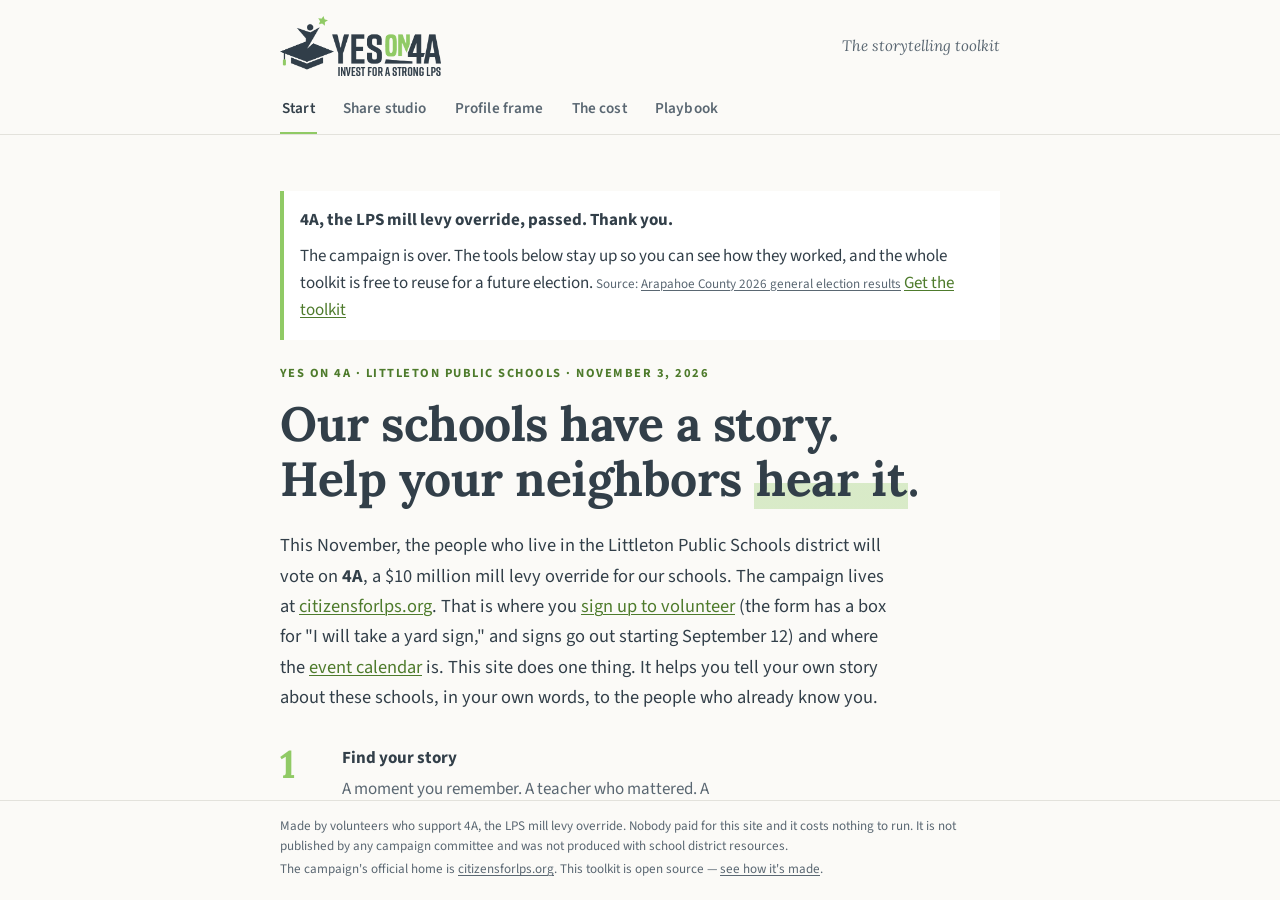
<file: index.html>
<!DOCTYPE html>
<html lang="en">
<head>
  <meta charset="UTF-8">
  <meta name="viewport" content="width=device-width, initial-scale=1.0">
  <title>Yes on 4A — Tell the Story of Our Schools</title>
  <!-- NO viewport-fit=cover; NO position:fixed overlays — Safari compositor
       rules, see css/styles.css body flex-column comment. -->
  <meta name="description" content="Volunteers who support 4A, the Littleton Public Schools mill levy override, made this. Write your story, put it on a card or a photo, and send it to the neighbors who vote here.">
  <meta name="theme-color" content="#FBFAF7" media="(prefers-color-scheme: light)">
  <meta name="theme-color" content="#171B1E" media="(prefers-color-scheme: dark)">

  <meta property="og:title" content="Yes on 4A — Tell the Story of Our Schools">
  <meta property="og:description" content="Write your story, put it on a card or a photo, and send it to the neighbors who will vote on 4A, the LPS mill levy override, this November.">
  <meta property="og:type" content="website">
  <meta property="og:url" content="https://yeson4a.org/">
  <meta property="og:image" content="https://yeson4a.org/assets/og-image.png">
  <meta property="og:image:width" content="1200">
  <meta property="og:image:height" content="630">

  <!-- Fonts mirror citizensforlps.org (Lora headings, Source Sans Pro body) -->
  <link rel="preconnect" href="https://fonts.googleapis.com">
  <link rel="preconnect" href="https://fonts.gstatic.com" crossorigin>
  <!-- Caveat is the share card's handwritten option only; never UI chrome -->
  <link href="https://fonts.googleapis.com/css2?family=Lora:ital,wght@0,500;0,600;0,700;1,500&family=Source+Sans+Pro:ital,wght@0,400;0,600;0,700;1,400&family=Caveat:wght@600&display=swap" rel="stylesheet">

  <link rel="icon" type="image/png" sizes="32x32" href="assets/favicon-32.png" media="(prefers-color-scheme: light)">
  <link rel="icon" type="image/png" sizes="32x32" href="assets/favicon-32-dark.png" media="(prefers-color-scheme: dark)">
  <link rel="apple-touch-icon" href="assets/apple-touch-icon.png">
  <link rel="manifest" href="manifest.json">
  <link rel="stylesheet" href="css/styles.css">
</head>
<body>

  <a href="#main-content" class="skip-link">Skip to content</a>

  <header class="site-header">
    <div class="header-inner">
      <a href="?" class="wordmark" id="wordmark-home" aria-label="Home">
        <img src="assets/yes-on-4a-logo.png" alt="Yes on 4A — invest for a strong LPS" class="logo-light" width="540" height="201">
        <img src="assets/yes-on-4a-logo-dark.png" alt="Yes on 4A — invest for a strong LPS" class="logo-dark" width="540" height="202">
      </a>
      <p class="header-tag">The storytelling toolkit</p>
    </div>
    <nav class="site-nav" aria-label="Main navigation">
      <button class="nav-item active" id="nav-home" data-view="home">Start</button>
      <button class="nav-item" id="nav-studio" data-view="studio">Share studio</button>
      <button class="nav-item" id="nav-frame" data-view="frame">Profile frame</button>
      <button class="nav-item" id="nav-cost" data-view="cost">The cost</button>
      <button class="nav-item" id="nav-playbook" data-view="playbook">Playbook</button>
    </nav>
  </header>

  <main id="main-content">

    <!-- START -->
    <section id="view-home" class="view" aria-label="Start here">
      <div class="view-inner">
        <div id="outcome-note" class="outcome-note" role="status" hidden></div>
        <div class="hero">
          <p class="eyebrow">Yes on 4A &middot; Littleton Public Schools &middot; November 3, 2026</p>
          <h1 class="hero-title">Our schools have a story.<br>Help your neighbors <span class="hl">hear it</span>.</h1>
          <p class="hero-lede">
            This November, the people who live in the Littleton Public
            Schools district will vote on <strong>4A</strong>, a
            $10&nbsp;million mill levy override for our schools. The
            campaign lives at
            <a href="https://citizensforlps.org" target="_blank" rel="noopener">citizensforlps.org</a>.
            That is where you
            <a href="https://citizensforlps.nationbuilder.com/volunteer" target="_blank" rel="noopener">sign up to volunteer</a>
            (the form has a box for "I will take a yard sign," and signs
            go out starting September 12) and where the
            <a href="https://citizensforlps.nationbuilder.com/upcoming_events" target="_blank" rel="noopener">event calendar</a>
            is. This site does one thing. It helps you tell your own
            story about these schools, in your own words, to the people
            who already know you.
          </p>
        </div>

        <div class="steps">
          <div class="step">
            <span class="step-num">1</span>
            <div>
              <p class="step-title">Find your story</p>
              <p class="step-body">A moment you remember. A teacher who mattered. A reason you stayed. Start there.</p>
              <button class="link-btn" data-view="studio" data-wstep="1">Start with a prompt &rarr;</button>
            </div>
          </div>
          <div class="step">
            <span class="step-num">2</span>
            <div>
              <p class="step-title">Make it easy to share</p>
              <p class="step-body">Add one fact with its source if you want one. Put your line on a card, or on a photo of your own. Then get a version that fits each place you post.</p>
              <button class="link-btn" data-view="studio" data-wstep="2">Open the share studio &rarr;</button>
            </div>
          </div>
          <div class="step">
            <span class="step-num">3</span>
            <div>
              <p class="step-title">Bring it to the people who can vote</p>
              <p class="step-body">The neighbors, the group chat, the old friend who still lives here. A message from you does more than anything a campaign can pay for.</p>
              <button class="link-btn" data-view="studio" data-wstep="4">Reach your people &rarr;</button>
            </div>
          </div>
        </div>

        <div class="rule"></div>

        <h2 class="section-title">Ask the superintendent yourself. Bring someone.</h2>
        <p class="body">
          The district is holding seven public forums this fall.
          Superintendent Todd Lambert walks through the budget and 4A,
          and then the room asks questions. These are the
          district's meetings, so there is no campaigning in them. That
          is also why a neighbor who hasn't decided will come if you
          ask. So ask. We'll be outside with the car paint.
        </p>
        <div id="forum-list"></div>

        <h2 class="section-title">And two that we host</h2>
        <p class="body">
          Citizens for LPS is holding two more information meetings in
          October, after ballots land. Same offer as the forums above:
          come learn what 4A does and ask whatever you want. The
          difference is who runs the room. These are ours, so bring the
          questions you'd want a campaign to answer.
        </p>
        <div id="campaign-meeting-list"></div>

        <h2 class="section-title">What 4A is</h2>
        <div id="ballot-summary"></div>
        <p class="fine">
          The district's budget pages are at
          <a href="https://www.littletonpublicschools.net/page/dollars-and-sense/" target="_blank" rel="noopener">Dollars and Sense</a>.
          The campaign's FAQ and how to register are at
          <a href="https://citizensforlps.org" target="_blank" rel="noopener">citizensforlps.org</a>.
          Every number on this site links to where it came from. The full
          list is under
          <button class="link-btn-inline" data-view="playbook" data-anchor="playbook-sources">sources</button>.
        </p>
      </div>
    </section>

    <!-- SHARE STUDIO — a four-step guided flow -->
    <section id="view-studio" class="view" aria-label="Share studio" hidden>
      <div class="view-inner">
        <p class="eyebrow">The share studio</p>
        <h1 class="view-heading">Four steps, and your story is out there</h1>

        <nav class="stepper" aria-label="Share studio steps">
          <button class="stepper-item current" id="stepper-1" data-wstep="1"><span class="stepper-num">1</span><span class="stepper-label">Who you are</span></button>
          <button class="stepper-item" id="stepper-2" data-wstep="2"><span class="stepper-num">2</span><span class="stepper-label">Your words</span></button>
          <button class="stepper-item" id="stepper-3" data-wstep="3"><span class="stepper-num">3</span><span class="stepper-label">A picture</span></button>
          <button class="stepper-item" id="stepper-4" data-wstep="4"><span class="stepper-num">4</span><span class="stepper-label">Send it</span></button>
        </nav>

        <!-- STEP 1 — pick a voice, get a prompt -->
        <div class="wstep" id="wstep-1">
          <h2 class="wstep-title">Who's telling this story?</h2>
          <p class="body">
            You do not have to explain school finance. The post that
            reaches a neighbor is the one only you could have written.
            So start with who you are. We'll offer a first line.
          </p>
          <div class="voice-grid" id="voice-grid"></div>
          <div id="voice-prompts" class="voice-prompts"></div>
          <p class="fine voice-forum" id="voice-forum" hidden></p>
          <div class="wstep-nav">
            <span></span>
            <button class="link-btn" data-wstep="2">I'll just write my own &rarr;</button>
          </div>
        </div>

        <!-- STEP 2 — the draft -->
        <div class="wstep" id="wstep-2" hidden>
          <h2 class="wstep-title">Say it the way you'd say it at pickup</h2>
          <p class="draft-notice" id="draft-notice" hidden></p>
          <label class="field-label" for="studio-draft">Your words</label>
          <textarea id="studio-draft" class="draft-box" rows="6"
            placeholder="Example: When our youngest started at Hopkins, her teacher learned every kid's name by the end of day one. That's the kind of thing the mill levy override protects. I'm voting yes, and I hope you will too."></textarea>
          <p class="draft-meta"><span id="draft-count">0</span> characters &middot; <button class="link-btn-inline" id="draft-clear">start over</button></p>
          <div class="story-checks" id="story-checks" hidden aria-live="polite"></div>

          <details class="helper-details">
            <summary>Add one sourced fact (optional)</summary>
            <p class="body">One number holds a story down. Two make it a lecture. Tap <em>add</em> and it goes in under your words. Tap the source if you want to check it yourself.</p>
            <div id="fact-list"></div>
          </details>

          <details class="helper-details">
            <summary>A few things that help</summary>
            <ul class="star-list">
              <li>Write the way you talk. Read it out loud once before you post it.</li>
              <li>Name the school. "Field Elementary" is a place. "Our schools" is not.</li>
              <li>End with the ask: "I'm voting yes on 4A, and I hope you will too." Say what 4A is the first time you name it &mdash; "4A, the LPS mill levy override" &mdash; because a neighbor scrolling past has no idea yet.</li>
              <li>Ask before you name your kid, someone else's kid, or a teacher. Teachers: share on your own time, never from work.</li>
            </ul>
          </details>

          <div class="wstep-nav">
            <button class="link-btn" data-wstep="1">&larr; Back</button>
            <button class="btn" id="to-step-3" data-wstep="3">Next: add a picture &rarr;</button>
          </div>
        </div>

        <!-- STEP 3 — the card (optional) -->
        <div class="wstep" id="wstep-3" hidden>
          <h2 class="wstep-title">Add a picture <span class="wstep-optional">(optional)</span></h2>
          <p class="body">
            Posts with a picture get seen more. A picture only you could
            have taken gets seen most. Use your own photo, or put your
            line on a card. Then make it look like yours.
          </p>
          <div class="card-maker">
            <div class="seg seg-source" id="card-source" role="group" aria-label="Picture source">
              <button type="button" class="seg-btn source-btn selected" data-source="text" aria-pressed="true">Words on a card</button>
              <button type="button" class="seg-btn source-btn" data-source="photo" aria-pressed="false">Your own photo</button>
            </div>
            <div class="photo-picker" id="photo-picker" hidden>
              <label class="btn btn-quiet" for="card-photo">Choose a photo</label>
              <input type="file" id="card-photo" accept="image/*" class="sr-only">
              <p class="fine">The pickup line. The science fair. The kid in the jersey. The photo stays on your device. The card is drawn right here in your browser and nothing is uploaded. Ask before you post someone else's kid.</p>
              <p class="fine" id="photo-status"></p>
            </div>

            <label class="field-label" for="card-text">The line on the card</label>
            <textarea id="card-text" class="draft-box" rows="2" maxlength="220">I'm voting yes on 4A, the LPS mill levy override.</textarea>
            <label class="field-label card-sign-label" for="card-sign">Sign it <span class="wstep-optional">(optional)</span></label>
            <input type="text" id="card-sign" class="field-input" maxlength="60" placeholder="— Maria, Runyon parent">

            <div class="card-layout">
              <div class="card-controls" id="card-controls"></div>
              <div class="card-preview-col">
                <canvas id="card-canvas" class="card-preview" width="540" height="540" aria-label="Share card preview"></canvas>
                <button type="button" class="link-btn" id="card-mix">Mix it up &rarr;</button>
              </div>
            </div>
            <div class="card-actions">
              <button class="btn" id="card-download">Save the card</button>
              <button class="btn btn-quiet" id="card-share" hidden>Send the card to an app&hellip;</button>
            </div>
          </div>
          <div class="wstep-nav">
            <button class="link-btn" data-wstep="2">&larr; Back</button>
            <button class="btn" data-wstep="4">Next: send it &rarr;</button>
          </div>
        </div>

        <!-- STEP 4 — send it -->
        <div class="wstep" id="wstep-4" hidden>
          <h2 class="wstep-title">Where are your people?</h2>
          <div class="draft-review">
            <div class="draft-review-words">
              <p class="draft-review-label">You're sharing:</p>
              <p class="draft-review-text" id="draft-review-text"></p>
              <button class="link-btn-inline" data-wstep="2">edit the words</button>
            </div>
            <div class="draft-review-card">
              <img id="review-card-img" class="review-card-img" alt="Your picture" hidden>
              <label class="review-card-toggle"><input type="checkbox" id="include-card" checked> Send the picture too</label>
              <button class="link-btn-inline" data-wstep="3">change the picture</button>
            </div>
          </div>
          <p class="body">
            Pick a place and we'll walk you through it. Nothing posts
            without you. Each one takes about a minute. Every send
            button also copies your words, so if an app doesn't open
            you can open it yourself and paste.
          </p>
          <div class="target-grid" id="target-grid"></div>
          <div class="target-detail" id="target-detail" hidden></div>
          <p class="sent-tally" id="sent-tally" hidden></p>
          <div class="wstep-nav">
            <button class="link-btn" data-wstep="3">&larr; Back</button>
            <span></span>
          </div>
        </div>
      </div>
    </section>

    <!-- PROFILE FRAME -->
    <section id="view-frame" class="view" aria-label="Profile frame" hidden>
      <div class="view-inner">
        <p class="eyebrow">Profile frame</p>
        <h1 class="view-heading">Put 4A on your profile picture</h1>
        <p class="lede">
          Your profile picture is the one thing everyone you know
          already sees. This puts 4A on it. You get to say you're
          voting yes without posting about it.
        </p>
        <p class="body">
          Use the photo you have. Move it, pick a look, save it.
          Nothing gets uploaded.
        </p>

        <div class="frame-picker" id="frame-picker">
          <label class="btn" for="frame-file">Choose a photo</label>
          <input type="file" id="frame-file" accept="image/*" class="sr-only">
          <p class="fine" id="frame-hint">
            On a phone this opens your camera roll. On a computer you can
            drag a photo here instead. Or copy the profile picture you use
            now and paste it: <kbd>&#8984;V</kbd> / <kbd>Ctrl&nbsp;V</kbd>.
          </p>
          <p class="fine" id="frame-status" role="status"></p>
        </div>

        <div class="frame-studio" id="frame-studio" hidden>
          <div class="frame-stage">
            <canvas id="frame-canvas" class="frame-canvas" width="1080" height="1080"
                    aria-label="Your profile picture with the Yes on 4A frame"></canvas>
            <p class="fine frame-nudge">Drag the badge to move it. Drag the photo behind it to move that.</p>
            <div class="frame-sizes" id="frame-sizes" hidden>
              <figure><canvas width="128" height="128"></canvas><figcaption>in a feed</figcaption></figure>
              <figure><canvas width="48" height="48"></canvas><figcaption>on a comment</figcaption></figure>
              <figure><canvas width="32" height="32"></canvas><figcaption>smallest</figcaption></figure>
            </div>
            <p class="fine frame-sizes-note">Most people will see it this small. If the badge stops reading here, try <em>Around the edge</em>, which keeps your photo clear.</p>
          </div>

          <div class="frame-controls">
            <div class="frame-group">
              <p class="field-label">Design</p>
              <div class="seg seg-wrap" id="frame-design" role="group" aria-label="Frame design">
                <button type="button" class="seg-btn selected" data-design="badge" aria-pressed="true">Badge</button>
                <button type="button" class="seg-btn" data-design="clean" aria-pressed="false">Clean</button>
                <button type="button" class="seg-btn" data-design="icon" aria-pressed="false">Icon</button>
                <button type="button" class="seg-btn" data-design="ring" aria-pressed="false">Around the edge</button>
              </div>
            </div>

            <div class="frame-group">
              <label class="field-label" for="frame-zoom">Your photo</label>
              <input type="range" id="frame-zoom" class="frame-range" min="100" max="300" value="100"
                     aria-label="Zoom">
              <div class="frame-photo-actions">
                <button type="button" class="btn btn-quiet btn-small" id="frame-rotate">Rotate</button>
                <button type="button" class="btn btn-quiet btn-small" id="frame-recenter">Re-centre</button>
              </div>
              <p class="fine">Drag the badge to put it where it covers nothing. Drag anywhere else to move the photo. Pinch or scroll to zoom.</p>
            </div>

            <div class="frame-group">
              <label class="check-row">
                <input type="checkbox" id="frame-url"> Add citizensforlps.org around the edge
              </label>
              <label class="check-row">
                <input type="checkbox" id="frame-soften"> Soften the background
              </label>
            </div>

            <div class="frame-actions">
              <button class="btn" id="frame-download">Save the picture</button>
              <button class="btn btn-quiet" id="frame-share" hidden>Send it to an app&hellip;</button>
            </div>

            <details class="helper-details">
              <summary>More options</summary>
              <label class="check-row">
                <input type="checkbox" id="frame-cutout"> Transparent corners (round PNG)
              </label>
              <p class="fine">Only matters where a site shows profile pictures as squares. Facebook and Instagram crop to a circle either way.</p>
              <button class="link-btn" id="frame-reset">Start over with a different photo</button>
            </details>
          </div>
        </div>

        <div id="frame-next" hidden>
          <div class="rule"></div>
          <h2 class="section-title">Saved. One more thing.</h2>
          <p class="body">
            Set it as your profile picture wherever you post. Then write
            one sentence about why. The frame says you're voting yes. It
            says nothing about the teacher, the school, or the reason you
            stayed.
          </p>
          <p class="cta-row">
            <button class="btn" data-view="studio" data-wstep="1">Write the why &rarr;</button>
          </p>
        </div>

        <div class="rule"></div>
        <p class="fine">
          No account. No upload. No copy kept anywhere. The picture is
          made in your browser and saved to your device.
        </p>
      </div>
    </section>

    <!-- THE COST -->
    <section id="view-cost" class="view" aria-label="What it costs" hidden>
      <div class="view-inner">
        <p class="eyebrow">The number</p>
        <h1 class="view-heading">What a yes vote costs your household</h1>
        <p class="lede">
          Property tax math looks complicated until someone shows you
          the steps. Here they are. Every number links to its source.
          Every assumption is yours to change.
        </p>
        <div class="calc-card">
          <div class="field-group">
            <label for="calc-home-value" class="field-label">Your home's market value</label>
            <input type="text" inputmode="numeric" id="calc-home-value" class="field-input" value="650,000" aria-describedby="calc-est-note">
          </div>
          <div id="calc-steps" class="calc-steps" aria-live="polite"></div>
          <p class="estimate-note" id="calc-est-note"></p>
          <details class="calc-details">
            <summary>Adjust the assumptions</summary>
            <div class="field-group">
              <label for="calc-mills" class="field-label">Estimated mills</label>
              <input type="number" id="calc-mills" class="field-input" step="0.1" min="0">
            </div>
            <div class="field-group">
              <label for="calc-rate" class="field-label">Residential assessment rate (%)</label>
              <input type="number" id="calc-rate" class="field-input" step="0.01" min="0">
            </div>
          </details>
        </div>
        <div id="calc-sources" class="fine"></div>
        <p class="cta-row">
          <button class="btn" id="calc-share">Put this number in a post &rarr;</button>
        </p>
      </div>
    </section>

    <!-- PLAYBOOK -->
    <section id="view-playbook" class="view" aria-label="Team playbook" hidden>
      <div class="view-inner">
        <p class="eyebrow">For the team</p>
        <h1 class="view-heading">How we show up, network by network</h1>
        <p class="lede">
          Each platform has its own manners. This is the short version
          for each one we use. The full plan, week by week, is in the
          <a href="https://github.com/bhwilkoff/YesOnMLO/blob/main/docs/campaign/SOCIAL-MEDIA-PLAYBOOK.md" target="_blank" rel="noopener">team playbook</a>.
          We are not on X.
        </p>

        <div id="playbook-list"></div>

        <h2 class="section-title">When someone pushes back</h2>
        <ul class="star-list">
          <li>Answer once, kindly, with a source. Then stop. A long argument is what pushes the thread into more feeds.</li>
          <li>Never speak for the campaign. "As a parent, here's my understanding…" and link to citizensforlps.org.</li>
          <li>If something false is spreading, don't fight it in the comments. Screenshot it and send it to the team. We answer it once, and well.</li>
          <li>Neighbors who disagree are still neighbors. We are asking them for something. We can be kind about it.</li>
        </ul>

        <h2 class="section-title" id="playbook-sources">Sources for every number on this site</h2>
        <div id="sources-list"></div>
      </div>
    </section>

  </main>

  <footer class="site-footer">
    <p class="footer-line">
      Made by volunteers who support 4A, the LPS mill levy override.
      Nobody paid for this site and it costs nothing to run. It is not
      published by any campaign committee and was not produced with
      school district resources.
    </p>
    <p class="footer-line">
      The campaign's official home is
      <a href="https://citizensforlps.org" target="_blank" rel="noopener">citizensforlps.org</a>.
      This toolkit is open source —
      <a href="https://github.com/bhwilkoff/YesOnMLO" target="_blank" rel="noopener">see how it's made</a>.
    </p>
  </footer>

  <script src="js/data.js"></script>
  <script src="js/app.js"></script>
</body>
</html>
</file>
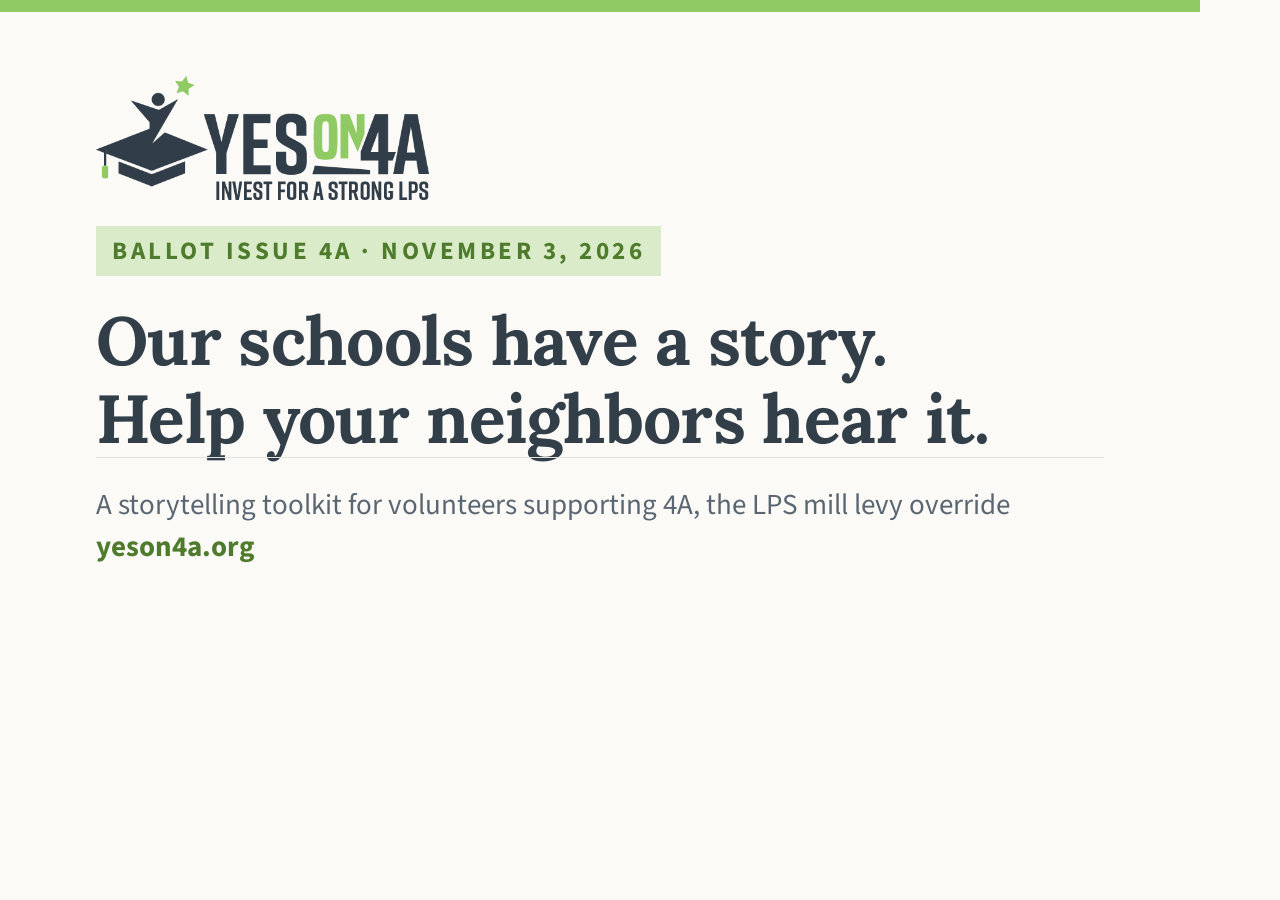
<file: branding/og-image-master.html>
<!DOCTYPE html>
<html lang="en">
<head>
<meta charset="UTF-8">
<title>OG image master — 1200x630</title>
<!--
  Master for /assets/og-image.png (Open Graph link preview, 1200x630).
  Never hand-edit the PNG. Regenerate:  python3 tools/render_og_image.py
  Tokens mirror css/styles.css :root exactly.
-->
<link rel="preconnect" href="https://fonts.googleapis.com">
<link rel="preconnect" href="https://fonts.gstatic.com" crossorigin>
<link href="https://fonts.googleapis.com/css2?family=Lora:wght@600;700&family=Source+Sans+Pro:wght@400;600;700&display=swap" rel="stylesheet">
<style>
  :root {
    --green: #90CA65; --green-deep: #4E7B2C;
    --ink: #323F49; --ink-soft: #5A6772;
    --paper: #FBFAF7; --hairline: #E3E2DC;
  }
  * { margin: 0; padding: 0; box-sizing: border-box; }
  html, body { width: 1200px; height: 630px; }
  body {
    background: var(--paper);
    font-family: 'Source Sans Pro', system-ui, sans-serif;
    border-top: 12px solid var(--green);
    padding: 64px 96px 0;
    display: flex; flex-direction: column;
  }
  /* The official lockup, not a drawn star: this card IS the site's own
     identity. (A volunteer's share card is the opposite case — that one
     keeps the star motif, per Decision 058.) */
  /* align-self is mandatory: body is a column flex container, so the
     default `stretch` blows the img to full width and height:auto
     then squashes the lockup. */
  .lockup { height: 124px; width: auto; align-self: flex-start; }
  .badge {
    display: inline-block; align-self: flex-start;
    margin-top: 26px;
    font-weight: 700; font-size: 25px; letter-spacing: 0.14em;
    text-transform: uppercase; color: var(--green-deep);
    background: rgba(144, 202, 101, 0.32);
    padding: 7px 16px;
  }
  h1 {
    font-family: 'Lora', Georgia, serif; font-weight: 700;
    font-size: 68px; line-height: 1.14; color: var(--ink);
    margin-top: 26px; letter-spacing: -0.01em;
  }
  .foot { margin-top: auto; padding-bottom: 64px; }
  .foot hr { border: 0; border-top: 1px solid var(--hairline); margin-bottom: 26px; }
  .foot p { font-size: 29px; line-height: 1.45; color: var(--ink-soft); }
  .foot .go { color: var(--green-deep); font-weight: 700; }
</style>
</head>
<body>
  <img class="lockup" src="../assets/yes-on-4a-logo.png" alt="Yes on 4A">
  <span class="badge">Ballot Issue 4A &middot; November 3, 2026</span>
  <h1>Our schools have a story.<br>Help your neighbors hear it.</h1>
  <div class="foot">
    <hr>
    <p>A storytelling toolkit for volunteers supporting 4A, the LPS mill levy override</p>
    <p class="go">yeson4a.org</p>
  </div>
</body>
</html>
</file>
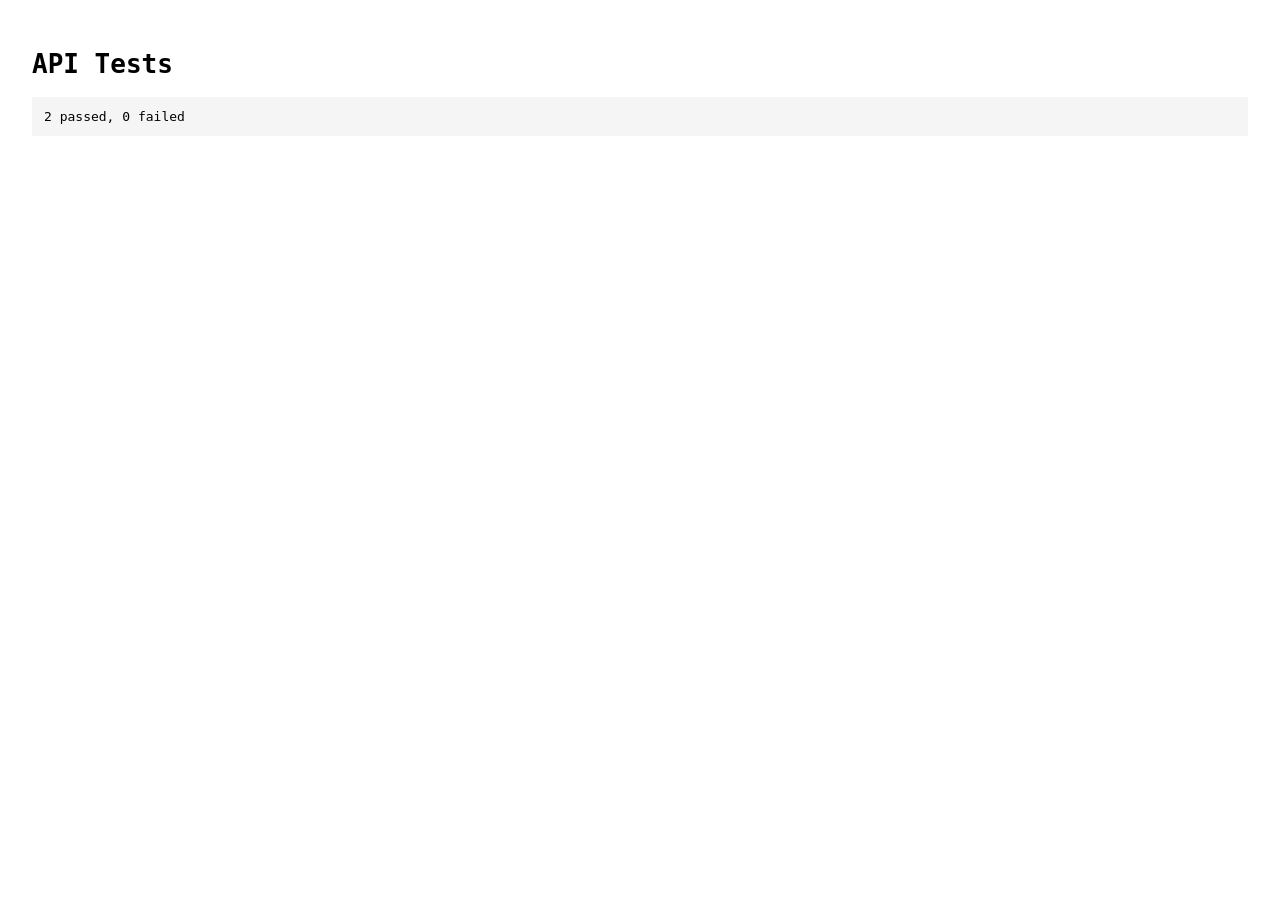
<file: js/api.test.html>
<!DOCTYPE html>
<!--
  Vanilla in-browser test runner — open this in a browser to run
  js/api.test.js without any tooling. Same pattern as iOS xctest
  and Android JUnit — minimum surface so adding tests is friction-
  free.

  Run:  python3 -m http.server 8080  →  open http://localhost:8080/js/api.test.html
-->
<html lang="en">
<head>
  <meta charset="UTF-8">
  <title>API Tests</title>
  <style>body { font-family: monospace; padding: 24px; } pre { padding: 12px; background: #f5f5f5; }</style>
</head>
<body>
  <h1>API Tests</h1>
  <script src="api.js"></script>
  <script src="api.test.js"></script>
</body>
</html>
</file>
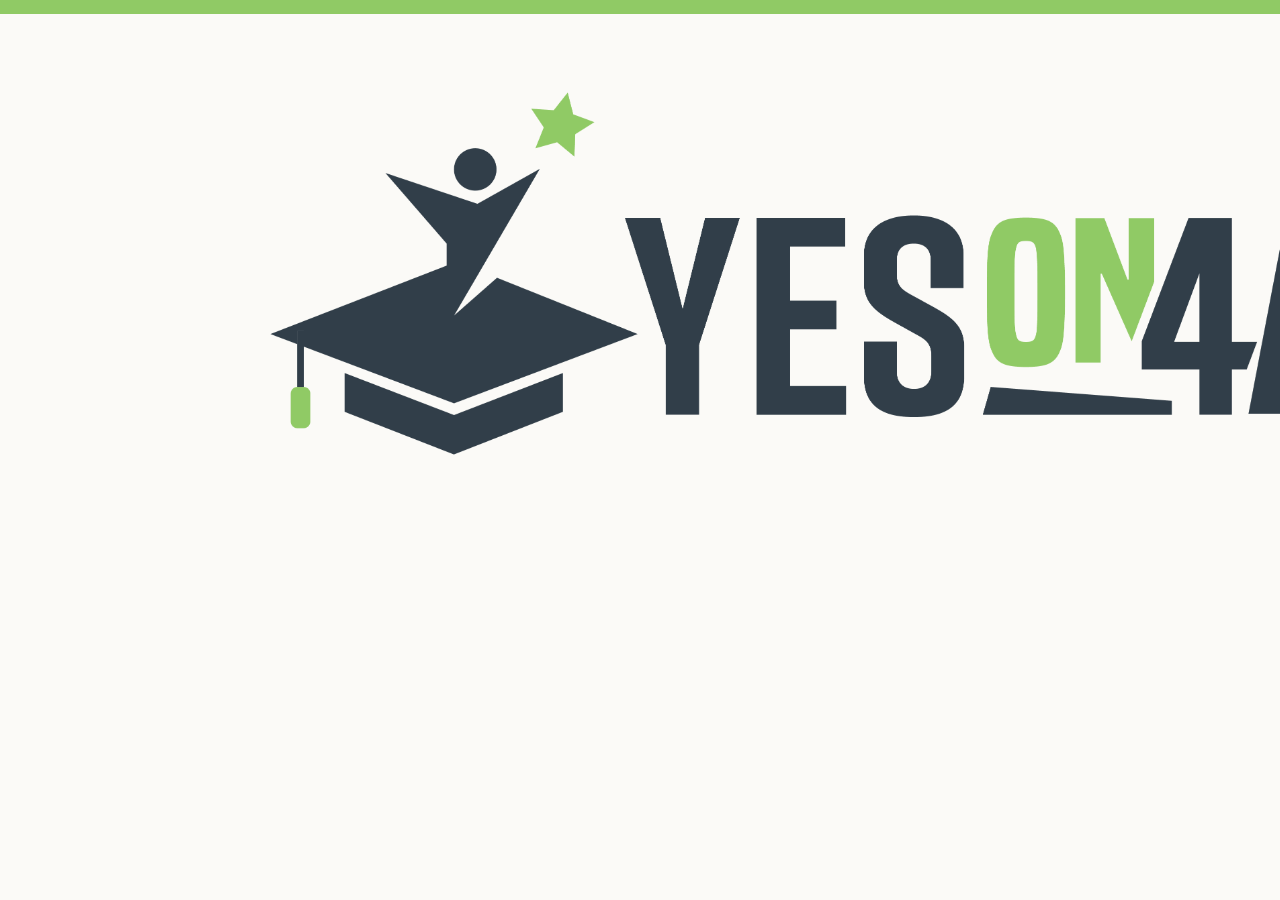
<file: branding/social/facebook-cover.html>
<!DOCTYPE html>
<html lang="en"><head><meta charset="UTF-8">
<meta name="formats" content="fbcover">
<title>Yes on 4A — Facebook Page cover</title>
<!--
  Facebook Page cover. Rendered at 1640x624 (2x) — Facebook shows it at
  820x312 on desktop and crops to a NARROWER CENTRE on mobile.

      python3 tools/render_social_cards.py facebook-cover

  The artwork is the campaign's own supplied header (organizer,
  2026-09-11) — branding/yes-on-4a/facebook-header.png. Note it carries
  NO tagline, unlike the other lockups. Nothing is added to it here;
  this master only positions it so no part is cropped on any screen.

  Two things dictate this layout:

  1. Verified on the live Page (2026-09-09, owner view): the profile
     picture sits BELOW the cover on desktop, not overlapping it — so a
     large reserved band at the bottom is just dead space. A modest
     reserve stays because other surfaces (and the mobile app) do
     overlap the lower-left, and it costs nothing.
  2. Mobile crops the sides. Everything meaningful stays inside the
     centre ~78% of the width.

  The .safe box below encodes both. Nothing outside it is load-bearing.
-->
<link rel="preconnect" href="https://fonts.googleapis.com">
<link rel="preconnect" href="https://fonts.gstatic.com" crossorigin>
<link href="https://fonts.googleapis.com/css2?family=Lora:wght@600;700&family=Source+Sans+Pro:wght@600;700&display=swap" rel="stylesheet">
<style>
:root{--green:#90CA65;--green-deep:#4E7B2C;--ink:#323F49;--ink-soft:#5A6772;--paper:#FBFAF7}
*{margin:0;padding:0;box-sizing:border-box}
body{width:1640px;height:624px;background:var(--paper);overflow:hidden;
     font-family:'Source Sans Pro',system-ui,sans-serif;
     border-top:14px solid var(--green);
     display:flex;justify-content:center}
/* Mobile-safe width, and the bottom third reserved for the avatar. */
/* Artwork is placed by WIDTH inside the mobile-safe centre, never
   scaled to fill: the supplied lockup is aspect ~3.02 and the cover is
   2.63, so fitting by height would push the ends off the sides. The
   bottom margin is larger than the top because the mobile app floats
   the profile picture over the cover's lower centre even though
   desktop does not. */
.safe{width:100%;height:100%;
      padding:0 0 91px;
      display:flex;align-items:center;justify-content:center}
/* Sized by WIDTH. An earlier version also set max-height, which made
   height the binding constraint and shrank the logo to 53% of the
   canvas while 385px of margin sat unused on each side. The supplied
   PNG carries its own transparent padding (ink is ~95% of its width,
   72% of its height), so the visible ink lands near 69% of the cover
   width — inside the mobile-safe centre with ~160px clear at the
   bottom for the mobile profile picture. */
.lockup{width:70%;height:auto}
</style></head>
<body>
  <div class="safe">
    <img class="lockup" src="../yes-on-4a/facebook-header.png" alt="">
  </div>
</body></html>
</file>
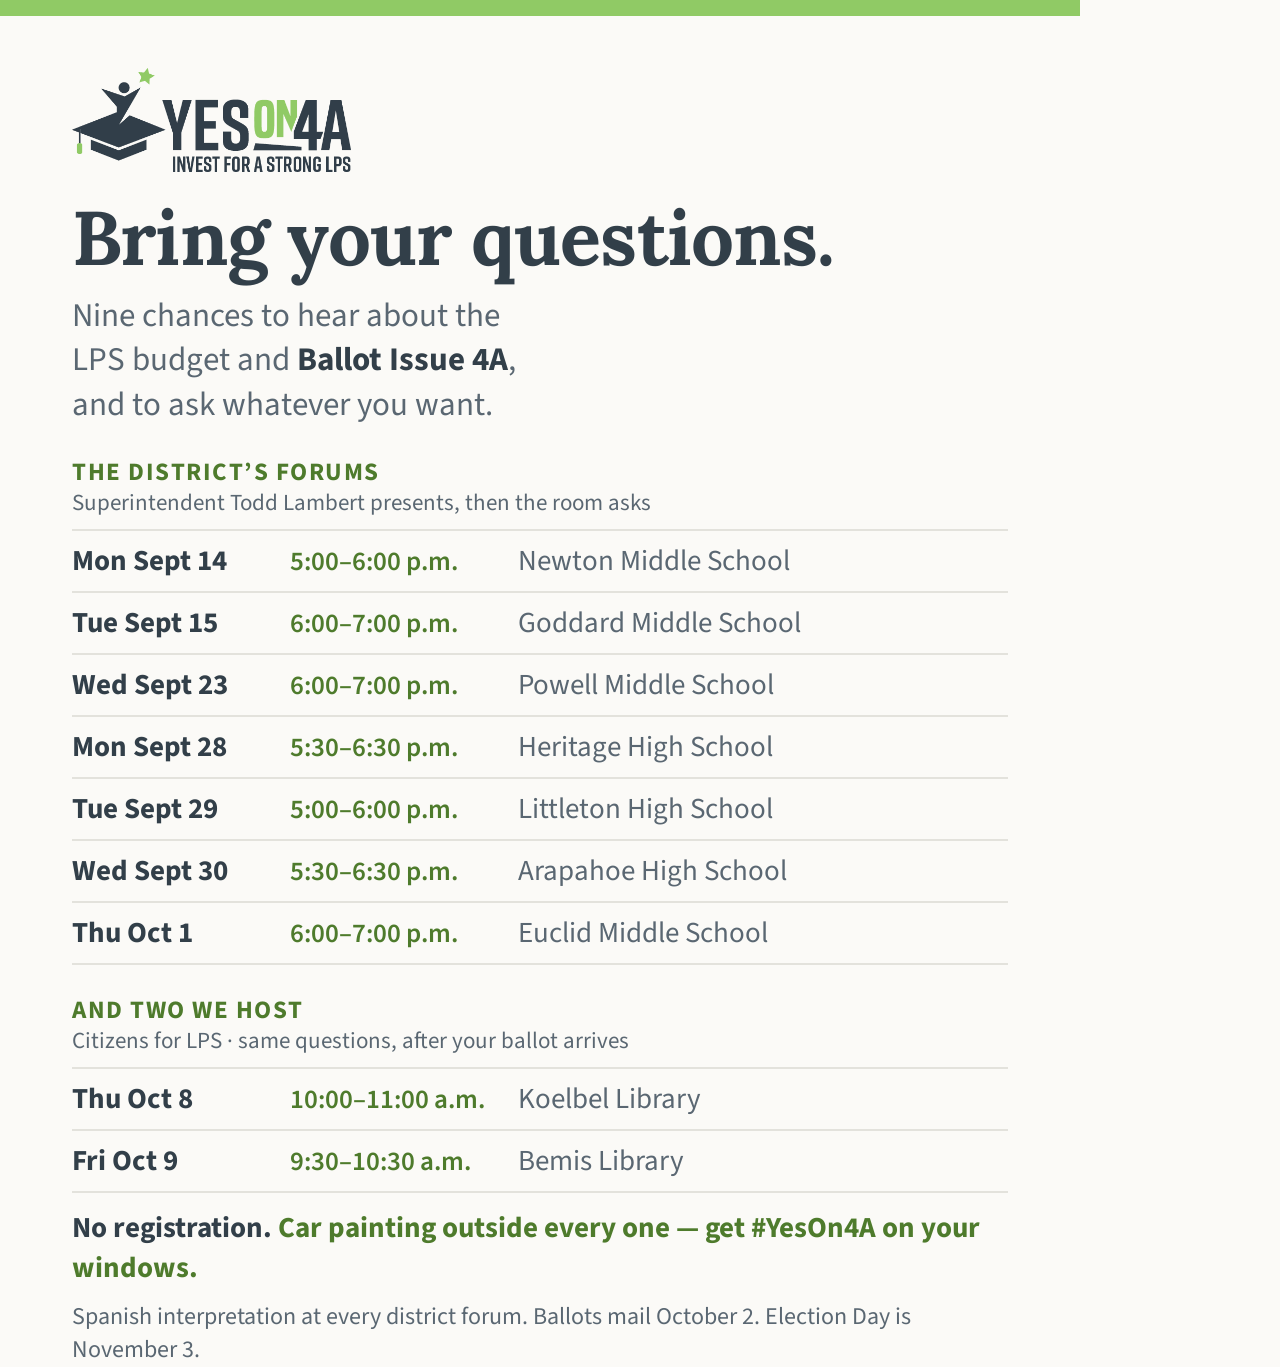
<file: branding/social/forums-card.html>
<!DOCTYPE html>
<html lang="en"><head><meta charset="UTF-8">
<title>Yes on 4A — forums card</title>
<!--
  Master for the "Ask the superintendent" forum-schedule graphic.
  Renders at four aspect ratios from ONE source of truth. Pick one with
  ?format=square|portrait|story|wide  (default: portrait).

      python3 tools/render_social_cards.py

  Each format is LAID OUT for its aspect, never scaled-and-cropped: a
  1080x1350 squeezed into a 9:16 story or a 1.91:1 link preview loses
  either the schedule or the headline. Type is sized so the headline
  survives a phone-feed thumbnail (~300px wide), which is where most
  people will actually meet this.

  Tokens mirror css/styles.css :root. Content mirrors
  docs/campaign/CAMPAIGN-BRIEF.md — update the brief first.

  WHEN YOU CHANGE COPY, RE-MEASURE. `body` is overflow:hidden, so
  scrollHeight never exceeds the canvas and an overflow check on it
  reports "ok" while the last line is being cut off. Measure the
  bottom of `.foot .fine` against the canvas height instead — a
  footer note that grows from one line to two is what clips it.
-->
<link rel="preconnect" href="https://fonts.googleapis.com">
<link rel="preconnect" href="https://fonts.gstatic.com" crossorigin>
<link href="https://fonts.googleapis.com/css2?family=Lora:wght@600;700&family=Source+Sans+Pro:wght@400;600;700&display=swap" rel="stylesheet">
<style>
:root{
  --green:#90CA65; --green-deep:#4E7B2C; --ink:#323F49;
  --ink-soft:#5A6772; --paper:#FBFAF7; --hairline:#E3E2DC;
}
*{margin:0;padding:0;box-sizing:border-box}
body{background:var(--paper);font-family:'Source Sans Pro',system-ui,sans-serif;
     border-top:var(--bar) solid var(--green);overflow:hidden}
.sheet{width:100%;height:100%;padding:var(--padY) var(--padX);
       display:flex;flex-direction:column}
.lockup{height:var(--logo);width:auto;align-self:flex-start}
h1{font-family:'Lora',Georgia,serif;font-weight:700;font-size:var(--h1);
   line-height:1.05;color:var(--ink);margin-top:var(--gap1);letter-spacing:-.01em}
.sub{font-size:var(--sub);line-height:1.35;color:var(--ink-soft);
     margin-top:var(--gap2);max-width:30ch}
.sub b{color:var(--ink);font-weight:700}
.sched{margin-top:var(--gap3)}
ul{list-style:none;border-top:2px solid var(--hairline)}
/* Who hosts what is the load-bearing fact on this card: the district's
   forums and the committee's meetings are different tracks and must
   never read as one list. */
.group{font-size:var(--group);font-weight:700;letter-spacing:.06em;
  text-transform:uppercase;color:var(--green-deep);
  margin-bottom:var(--groupGap);line-height:1.25}
.group.ours{margin-top:var(--groupTop)}
.group span{display:block;text-transform:none;letter-spacing:0;
  font-weight:400;font-size:var(--groupSub);color:var(--ink-soft)}
li{display:flex;align-items:baseline;gap:var(--colGap);
   padding:var(--row) 0;border-bottom:2px solid var(--hairline)}
.when{font-weight:700;font-size:var(--list);color:var(--ink);
      flex:0 0 var(--wWhen);font-variant-numeric:tabular-nums}
.time{font-weight:600;font-size:var(--listSm);color:var(--green-deep);
      flex:0 0 var(--wTime);font-variant-numeric:tabular-nums}
.place{font-size:var(--list);color:var(--ink-soft)}
.foot{margin-top:auto;padding-top:var(--gap2)}
.note{font-size:var(--note);color:var(--ink);font-weight:700;line-height:1.35}
.note span{color:var(--green-deep)}
.fine{font-size:var(--fine);color:var(--ink-soft);margin-top:.5em;line-height:1.4}

/* ---- 1080x1350 — Facebook + Instagram feed (the default placement) ---- */
body.portrait{width:1080px;height:1350px;
  --bar:16px; --padX:72px; --padY:52px; --logo:104px;
  --h1:76px; --sub:33px; --list:29px; --listSm:27px; --note:29px; --fine:24px;
  --group:25px; --groupSub:23px; --groupGap:12px; --groupTop:30px;
  --gap1:26px; --gap2:16px; --gap3:30px; --row:9px;
  --wWhen:200px; --wTime:210px; --colGap:18px}

/* ---- 1080x1080 — square feed / profile grid ---- */
body.square{width:1080px;height:1080px;
  --bar:14px; --padX:66px; --padY:44px; --logo:88px;
  --h1:58px; --sub:27px; --list:25px; --listSm:23px; --note:25px; --fine:21px;
  --group:22px; --groupSub:20px; --groupGap:9px; --groupTop:22px;
  --gap1:18px; --gap2:12px; --gap3:20px; --row:8px;
  --wWhen:186px; --wTime:196px; --colGap:16px}

/* ---- 1080x1920 — Stories / Reels. Platform UI eats the top and bottom,
       so the sheet is inset by a safe area and the type goes big. ---- */
body.story{width:1080px;height:1920px;
  --bar:18px; --padX:78px; --padY:200px; --logo:124px;
  --h1:92px; --sub:38px; --list:34px; --listSm:31px; --note:36px; --fine:27px;
  --group:30px; --groupSub:27px; --groupGap:14px; --groupTop:34px;
  --gap1:34px; --gap2:22px; --gap3:34px; --row:16px;
  --wWhen:230px; --wTime:245px; --colGap:22px}

/* ---- 1200x630 — link previews and shared-link cards. Too short to stack,
       so headline and schedule sit side by side. ---- */
body.wide{width:1200px;height:630px;
  --bar:12px; --padX:56px; --padY:38px; --logo:74px;
  --h1:47px; --sub:24px; --list:23px; --listSm:21px; --note:22px; --fine:19px;
  --group:20px; --groupSub:18px; --groupGap:6px; --groupTop:16px;
  --gap1:14px; --gap2:10px; --gap3:0px; --row:6px;
  --wWhen:160px; --wTime:0px; --colGap:16px}
body.wide .sheet{display:grid;column-gap:46px;
  grid-template-columns:44% 1fr;
  grid-template-rows:auto auto auto 1fr}
body.wide .lockup{grid-column:1;grid-row:1}
body.wide h1{grid-column:1;grid-row:2}
body.wide .sub{grid-column:1;grid-row:3}
body.wide .foot{grid-column:1;grid-row:4;align-self:end;margin-top:0}
body.wide .sched{grid-column:2;grid-row:1/5;align-self:center;margin-top:0}
body.wide ul{border-top:none}
body.wide li:last-child{border-bottom:none}
/* The wide card is a teaser, not a reference: times would force a third
   column and shrink everything below thumbnail legibility. */
body.wide .time{display:none}
body.wide .sub{max-width:24ch}
</style>
</head>
<body>
<script>
  const f = new URLSearchParams(location.search).get('format') || 'portrait';
  document.body.className = ['square','portrait','story','wide'].includes(f) ? f : 'portrait';
</script>

<div class="sheet">
  <img class="lockup" src="../../assets/yes-on-4a-logo.png" alt="">
  <h1>Bring your questions.</h1>
  <p class="sub">Nine chances to hear about the LPS budget and <b>Ballot Issue&nbsp;4A</b>, and to ask whatever you want.</p>

  <div class="sched">
    <p class="group">The district&rsquo;s forums<span>Superintendent Todd Lambert presents, then the room asks</span></p>
    <ul>
      <li><span class="when">Mon Sept 14</span><span class="time">5:00–6:00 p.m.</span><span class="place">Newton Middle School</span></li>
      <li><span class="when">Tue Sept 15</span><span class="time">6:00–7:00 p.m.</span><span class="place">Goddard Middle School</span></li>
      <li><span class="when">Wed Sept 23</span><span class="time">6:00–7:00 p.m.</span><span class="place">Powell Middle School</span></li>
      <li><span class="when">Mon Sept 28</span><span class="time">5:30–6:30 p.m.</span><span class="place">Heritage High School</span></li>
      <li><span class="when">Tue Sept 29</span><span class="time">5:00–6:00 p.m.</span><span class="place">Littleton High School</span></li>
      <li><span class="when">Wed Sept 30</span><span class="time">5:30–6:30 p.m.</span><span class="place">Arapahoe High School</span></li>
      <li><span class="when">Thu Oct 1</span><span class="time">6:00–7:00 p.m.</span><span class="place">Euclid Middle School</span></li>
    </ul>

    <p class="group ours">And two we host<span>Citizens for LPS &middot; same questions, after your ballot arrives</span></p>
    <ul>
      <li><span class="when">Thu Oct 8</span><span class="time">10:00–11:00 a.m.</span><span class="place">Koelbel Library</span></li>
      <li><span class="when">Fri Oct 9</span><span class="time">9:30–10:30 a.m.</span><span class="place">Bemis Library</span></li>
    </ul>
  </div>

  <div class="foot">
    <p class="note">No registration. <span>Car painting outside every one &mdash; get #YesOn4A on your windows.</span></p>
    <p class="fine">Spanish interpretation at every district forum. Ballots mail October 2. Election Day is November 3.</p>
  </div>
</div>
</body></html>
</file>
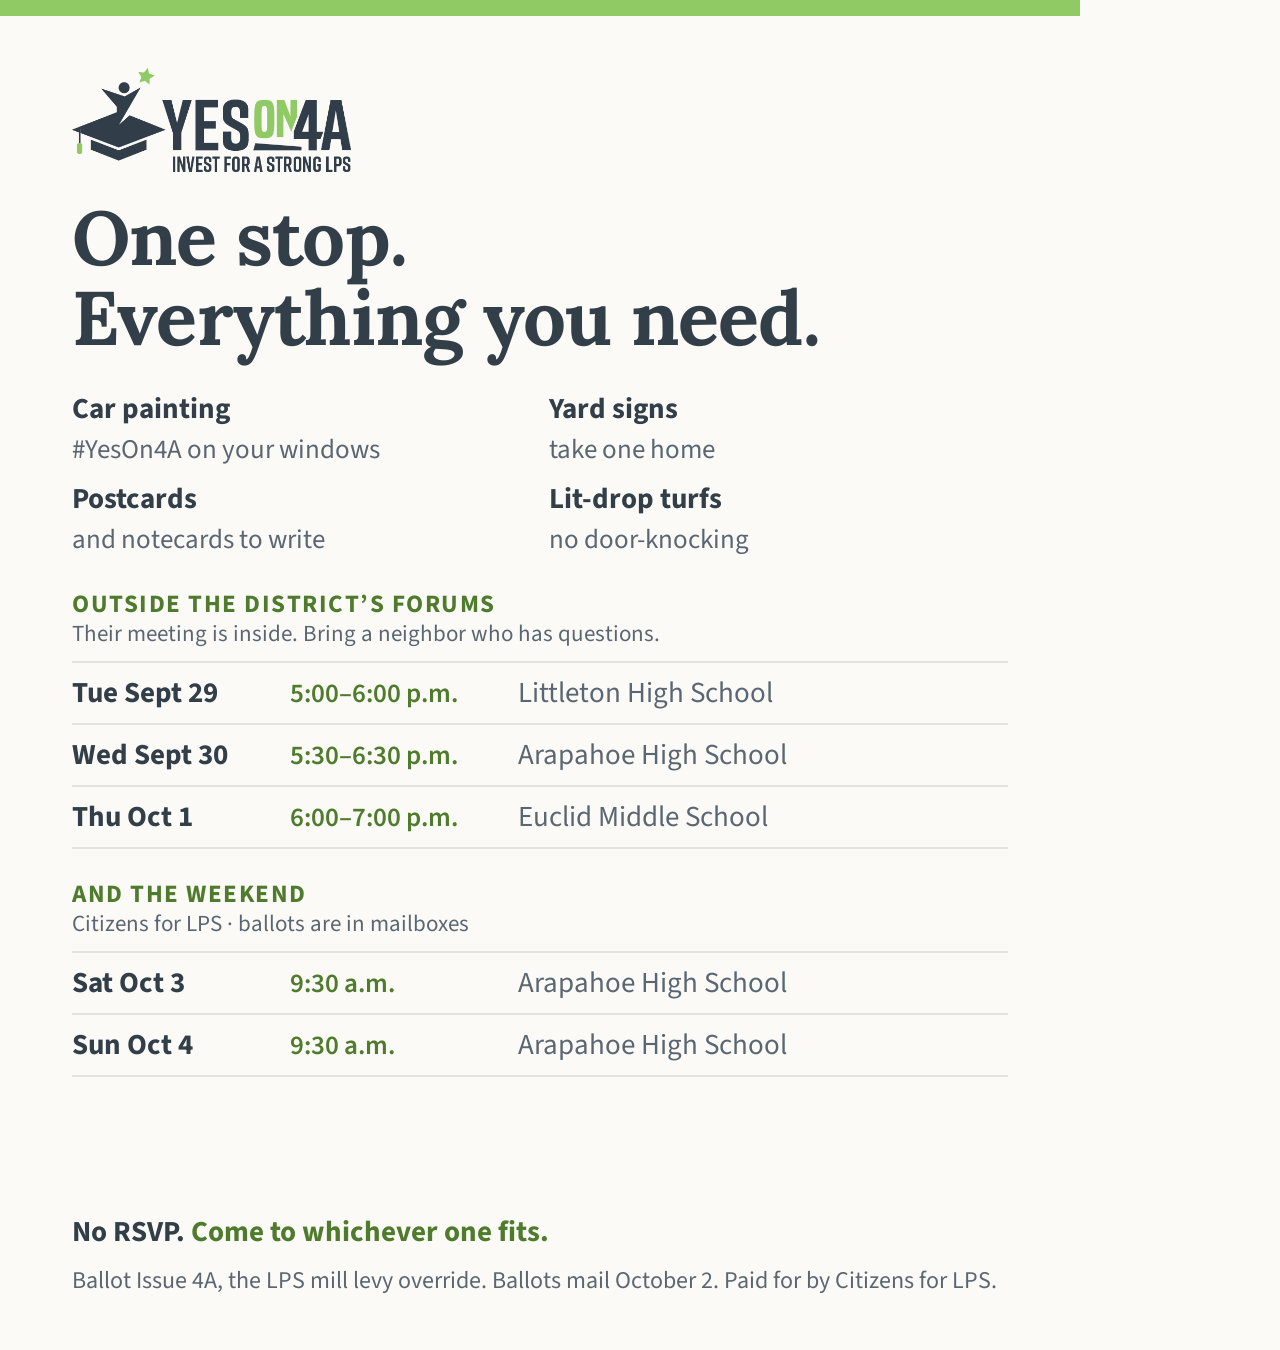
<file: branding/social/one-stop-shop.html>
<!DOCTYPE html>
<html lang="en"><head><meta charset="UTF-8">
<title>Yes on 4A — one-stop-shop card</title>
<!--
  Master for the forum-week "one-stop shop" graphic (co-chairs' email to
  volunteers, 2026-09-28). Same layout system as forums-card.html; see
  that file for the format notes and the re-measure warning.

  Two tracks, one card: Tue-Thu the district's forum is INSIDE and our
  table is outside; the weekend pickups are ours alone. The group labels
  carry that line -- never merge them into one list.

  Content mirrors docs/campaign/CAMPAIGN-BRIEF.md -- update the brief first.
-->
<link rel="preconnect" href="https://fonts.googleapis.com">
<link rel="preconnect" href="https://fonts.gstatic.com" crossorigin>
<link href="https://fonts.googleapis.com/css2?family=Lora:wght@600;700&family=Source+Sans+Pro:wght@400;600;700&display=swap" rel="stylesheet">
<style>
:root{
  --green:#90CA65; --green-deep:#4E7B2C; --ink:#323F49;
  --ink-soft:#5A6772; --paper:#FBFAF7; --hairline:#E3E2DC;
}
*{margin:0;padding:0;box-sizing:border-box}
body{background:var(--paper);font-family:'Source Sans Pro',system-ui,sans-serif;
     border-top:var(--bar) solid var(--green);overflow:hidden}
.sheet{width:100%;height:100%;padding:var(--padY) var(--padX);
       display:flex;flex-direction:column}
.lockup{height:var(--logo);width:auto;align-self:flex-start}
h1{font-family:'Lora',Georgia,serif;font-weight:700;font-size:var(--h1);
   line-height:1.05;color:var(--ink);margin-top:var(--gap1);letter-spacing:-.01em}
.sub{font-size:var(--sub);line-height:1.35;color:var(--ink-soft);
     margin-top:var(--gap2);max-width:30ch}
.sub b{color:var(--ink);font-weight:700}
.sched{margin-top:var(--gap3)}
ul{list-style:none;border-top:2px solid var(--hairline)}
/* Who hosts what is the load-bearing fact on this card: the district's
   forums and the committee's meetings are different tracks and must
   never read as one list. */
.group{font-size:var(--group);font-weight:700;letter-spacing:.06em;
  text-transform:uppercase;color:var(--green-deep);
  margin-bottom:var(--groupGap);line-height:1.25}
.group.ours{margin-top:var(--groupTop)}
.group span{display:block;text-transform:none;letter-spacing:0;
  font-weight:400;font-size:var(--groupSub);color:var(--ink-soft)}
li{display:flex;align-items:baseline;gap:var(--colGap);
   padding:var(--row) 0;border-bottom:2px solid var(--hairline)}
.when{font-weight:700;font-size:var(--list);color:var(--ink);
      flex:0 0 var(--wWhen);font-variant-numeric:tabular-nums}
.time{font-weight:600;font-size:var(--listSm);color:var(--green-deep);
      flex:0 0 var(--wTime);font-variant-numeric:tabular-nums}
.place{font-size:var(--list);color:var(--ink-soft)}
.foot{margin-top:auto;padding-top:var(--gap2)}
.note{font-size:var(--note);color:var(--ink);font-weight:700;line-height:1.35}
.note span{color:var(--green-deep)}
.fine{font-size:var(--fine);color:var(--ink-soft);margin-top:.5em;line-height:1.4}

/* ---- 1080x1350 — Facebook + Instagram feed (the default placement) ---- */
body.portrait{width:1080px;height:1350px;
  --bar:16px; --padX:72px; --padY:52px; --logo:104px;
  --h1:76px; --sub:33px; --list:29px; --listSm:27px; --note:29px; --fine:24px;
  --group:25px; --groupSub:23px; --groupGap:12px; --groupTop:30px;
  --gap1:26px; --gap2:16px; --gap3:30px; --row:9px;
  --wWhen:200px; --wTime:210px; --colGap:18px}

/* ---- 1080x1080 — square feed / profile grid ---- */
body.square{width:1080px;height:1080px;
  --bar:14px; --padX:66px; --padY:44px; --logo:88px;
  --h1:58px; --sub:27px; --list:25px; --listSm:23px; --note:25px; --fine:21px;
  --group:22px; --groupSub:20px; --groupGap:9px; --groupTop:22px;
  --gap1:18px; --gap2:12px; --gap3:20px; --row:8px;
  --wWhen:186px; --wTime:196px; --colGap:16px}

/* ---- 1080x1920 — Stories / Reels. Platform UI eats the top and bottom,
       so the sheet is inset by a safe area and the type goes big. ---- */
body.story{width:1080px;height:1920px;
  --bar:18px; --padX:78px; --padY:200px; --logo:124px;
  --h1:92px; --sub:38px; --list:34px; --listSm:31px; --note:36px; --fine:27px;
  --group:30px; --groupSub:27px; --groupGap:14px; --groupTop:34px;
  --gap1:34px; --gap2:22px; --gap3:34px; --row:16px;
  --wWhen:230px; --wTime:245px; --colGap:22px}

/* ---- 1200x630 — link previews and shared-link cards. Too short to stack,
       so headline and schedule sit side by side. ---- */
body.wide{width:1200px;height:630px;
  --bar:12px; --padX:56px; --padY:38px; --logo:74px;
  --h1:47px; --sub:24px; --list:23px; --listSm:21px; --note:22px; --fine:19px;
  --group:20px; --groupSub:18px; --groupGap:6px; --groupTop:16px;
  --gap1:14px; --gap2:10px; --gap3:0px; --row:6px;
  --wWhen:160px; --wTime:0px; --colGap:16px}
body.wide .sheet{display:grid;column-gap:46px;
  grid-template-columns:44% 1fr;
  grid-template-rows:auto auto auto 1fr}
body.wide .lockup{grid-column:1;grid-row:1}
body.wide h1{grid-column:1;grid-row:2}
body.wide .sub{grid-column:1;grid-row:3}
body.wide .foot{grid-column:1;grid-row:4;align-self:end;margin-top:0}
body.wide .sched{grid-column:2;grid-row:1/5;align-self:center;margin-top:0}
body.wide ul{border-top:none}
body.wide li:last-child{border-bottom:none}
/* The wide card is a teaser, not a reference: times would force a third
   column and shrink everything below thumbnail legibility. */
body.wide .time{display:none}
body.wide .sub{max-width:24ch}

.offer{list-style:none;border:none;margin-top:var(--gap3);display:grid;
  grid-template-columns:1fr 1fr;gap:var(--row) var(--colGap)}
.offer li{border:none;padding:0;font-size:var(--list);font-weight:700;color:var(--ink);
  display:block}
.offer li i{display:block;font-style:normal;font-weight:400;font-size:var(--listSm);color:var(--ink-soft)}
body.wide .offer{grid-column:1;grid-row:3;margin-top:var(--gap2)}
body.wide .sub{display:none}
</style>
</head>
<body>
<script>
  const f = new URLSearchParams(location.search).get('format') || 'portrait';
  document.body.className = ['square','portrait','story','wide'].includes(f) ? f : 'portrait';
</script>

<div class="sheet">
  <img class="lockup" src="../../assets/yes-on-4a-logo.png" alt="">
  <h1>One stop.<br>Everything you need.</h1>
  <ul class="offer">
    <li>Car painting<i>#YesOn4A on your windows</i></li>
    <li>Yard signs<i>take one home</i></li>
    <li>Postcards<i>and notecards to write</i></li>
    <li>Lit-drop turfs<i>no door-knocking</i></li>
  </ul>

  <div class="sched">
    <p class="group">Outside the district&rsquo;s forums<span>Their meeting is inside. Bring a neighbor who has questions.</span></p>
    <ul>
      <li><span class="when">Tue Sept 29</span><span class="time">5:00–6:00 p.m.</span><span class="place">Littleton High School</span></li>
      <li><span class="when">Wed Sept 30</span><span class="time">5:30–6:30 p.m.</span><span class="place">Arapahoe High School</span></li>
      <li><span class="when">Thu Oct 1</span><span class="time">6:00–7:00 p.m.</span><span class="place">Euclid Middle School</span></li>
    </ul>

    <p class="group ours">And the weekend<span>Citizens for LPS &middot; ballots are in mailboxes</span></p>
    <ul>
      <li><span class="when">Sat Oct 3</span><span class="time">9:30 a.m.</span><span class="place">Arapahoe High School</span></li>
      <li><span class="when">Sun Oct 4</span><span class="time">9:30 a.m.</span><span class="place">Arapahoe High School</span></li>
    </ul>
  </div>

  <div class="foot">
    <p class="note">No RSVP. <span>Come to whichever one fits.</span></p>
    <p class="fine">Ballot Issue 4A, the LPS mill levy override. Ballots mail October 2. Paid for by Citizens for LPS.</p>
  </div>
</div>
</body></html>
</file>
<file: css/styles.css>
/* ================================================================
   Tell the Story of Our Schools — Master Stylesheet

   Direction: warm editorial. A community newsletter set with care,
   not a campaign flyer. Lora (serif) display over Source Sans Pro
   body — the same faces as citizensforlps.org — on warm paper.
   The brand green (#90CA65, sampled from the Citizens for LPS logo)
   is used the way a person uses a highlighter: sparingly, on the
   words that matter. Slate (#323F49) is the ink. Star bullets echo
   the logo's star. Hairline rules, generous whitespace, no drop
   shadows, restrained motion.

   The logo green fails WCAG AA for white text, so buttons are slate
   and links are a darkened green; the bright green appears only as
   highlight, accent, and fills.
================================================================ */

:root {
  /* Brand — chrome only */
  --green: #90CA65;             /* logo green: highlighter, accents */
  --green-deep: #4E7B2C;        /* accessible green: links */
  --ink: #323F49;               /* logo slate: text, buttons */
  --ink-soft: #5A6772;
  --paper: #FBFAF7;             /* warm paper, not white */
  --paper-raised: #FFFFFF;
  --hairline: #E3E2DC;
  --hl-wash: rgba(144, 202, 101, 0.32);

  /* Semantic — content meaning only */
  --estimate: #8A6D1A;          /* unverified-figure labels (Decision 054) */

  --serif: 'Lora', Georgia, 'Times New Roman', serif;
  --sans: 'Source Sans Pro', 'Source Sans 3', system-ui, -apple-system, sans-serif;

  --s1: 4px; --s2: 8px; --s3: 12px; --s4: 16px; --s6: 24px; --s8: 32px; --s12: 48px;
  --measure: 68ch;
}

@media (prefers-color-scheme: dark) {
  :root {
    --green: #90CA65;
    --green-deep: #A8D584;
    --ink: #E7EAEC;
    --ink-soft: #A9B2B9;
    --paper: #191D20;
    --paper-raised: #22272B;
    --hairline: #394147;
    --hl-wash: rgba(144, 202, 101, 0.22);
    --estimate: #D9B44A;
  }
}

/* ---- Reset ---- */
*, *::before, *::after { box-sizing: border-box; margin: 0; padding: 0; }
html { -webkit-text-size-adjust: 100%; }

/*
 * Body flex-column — keeps content out of Safari's Dynamic Island.
 * NO viewport-fit=cover, NO position:fixed overlays. <main> is the
 * scroll container (IntersectionObserver root must be #main-content).
 */
body {
  font-family: var(--sans);
  font-size: 1.0625rem;
  line-height: 1.6;
  color: var(--ink);
  background: var(--paper);
  height: 100dvh;
  display: flex;
  flex-direction: column;
  overflow: hidden;
}
img, svg, canvas { display: block; max-width: 100%; }
button, input, select, textarea { font: inherit; color: inherit; }
a { color: var(--green-deep); text-decoration-thickness: 1px; text-underline-offset: 2px; }
a:hover { text-decoration-thickness: 2px; }

@media (prefers-reduced-motion: reduce) {
  *, *::before, *::after { transition: none !important; animation: none !important; }
}

/* ---- Accessibility ---- */
.skip-link {
  position: absolute; top: -100%; left: 0;
  padding: 8px 16px; background: var(--ink); color: var(--paper);
  z-index: 9999; font-weight: 700;
}
.skip-link:focus { top: 0; }
.sr-only {
  position: absolute; width: 1px; height: 1px; padding: 0; margin: -1px;
  overflow: hidden; clip: rect(0,0,0,0); white-space: nowrap; border: 0;
}
:focus-visible { outline: 2px solid var(--green-deep); outline-offset: 2px; }

/* ---- Header ---- */
.site-header {
  flex-shrink: 0;
  background: var(--paper);
  border-bottom: 1px solid var(--hairline);
  padding: var(--s4) var(--s4) 0;
}
.header-inner {
  max-width: 720px; margin: 0 auto;
  display: flex; align-items: center; justify-content: space-between;
  gap: var(--s4);
}
/* The lockup carries a tagline, so it needs more height than a bare
   wordmark before "INVEST FOR A STRONG LPS" turns into a grey smear. */
.wordmark img { height: 52px; width: auto; }
@media (min-width: 720px) { .wordmark img { height: 60px; } }
.logo-dark { display: none; }
@media (prefers-color-scheme: dark) {
  .logo-light { display: none; }
  .logo-dark { display: block; }
}
.header-tag {
  font-family: var(--serif); font-style: italic; font-size: 0.95rem;
  color: var(--ink-soft); text-align: right;
}

/* Five tabs no longer fit a 375px phone, and the nav was already
   overflow-x:auto with the scrollbar hidden — so it scrolled with no
   hint that it could. The mask is applied by JS only when it actually
   overflows, otherwise it would clip the last tab on a desktop. */
.site-nav.is-scrollable {
  -webkit-mask-image: linear-gradient(to right, #000 calc(100% - 34px), transparent);
  mask-image: linear-gradient(to right, #000 calc(100% - 34px), transparent);
}
.site-nav {
  max-width: 720px; margin: var(--s3) auto 0;
  display: flex; gap: var(--s2); overflow-x: auto;
  scrollbar-width: none; -webkit-overflow-scrolling: touch;
}
.site-nav::-webkit-scrollbar { display: none; }
.nav-item {
  flex-shrink: 0; padding: 8px 2px 12px; margin-right: var(--s4);
  border: none; background: none; cursor: pointer;
  font-weight: 600; font-size: 0.95rem; letter-spacing: 0.01em;
  color: var(--ink-soft);
  border-bottom: 3px solid transparent; margin-bottom: -1px;
}
.nav-item.active { color: var(--ink); border-bottom-color: var(--green); }
.nav-item:hover:not(.active) { color: var(--ink); }

/* ---- Main / views ---- */
#main-content { flex: 1; overflow-y: auto; min-height: 0; overscroll-behavior: none; }
.view { display: none; padding: var(--s8) var(--s4) var(--s12); }
.view:not([hidden]) { display: block; }
.view-inner { max-width: 720px; margin: 0 auto; }

/* Staggered arrival — one quiet reveal per view, CSS only.
   Wizard steps (.wstep) are excluded: they animate on their own with
   NO delay, so switching steps never flashes blank. */
.view:not([hidden]) .view-inner > :not(.wstep) { animation: rise 0.45s ease both; }
.view:not([hidden]) .view-inner > :not(.wstep):nth-child(2) { animation-delay: 0.05s; }
.view:not([hidden]) .view-inner > :not(.wstep):nth-child(3) { animation-delay: 0.10s; }
.view:not([hidden]) .view-inner > :not(.wstep):nth-child(4) { animation-delay: 0.15s; }
.view:not([hidden]) .view-inner > :not(.wstep):nth-child(n+5) { animation-delay: 0.2s; }
@keyframes rise { from { opacity: 0; transform: translateY(8px); } to { opacity: 1; transform: none; } }

/* ---- Type ---- */
.eyebrow {
  font-size: 0.78rem; font-weight: 700; text-transform: uppercase;
  letter-spacing: 0.12em; color: var(--green-deep); margin-bottom: var(--s3);
}
.outcome-note {
  margin-top: var(--s6);
  padding: var(--s4);
  border-left: 4px solid var(--green);
  background: var(--paper-raised);
}
.outcome-headline { font-weight: 700; margin-bottom: var(--s2); }
.hero { padding-top: var(--s6); }
.hero-title, .view-heading {
  font-family: var(--serif); font-weight: 700; color: var(--ink);
  letter-spacing: -0.01em; text-wrap: balance;
}
.hero-title { font-size: clamp(2rem, 6vw, 3rem); line-height: 1.15; margin-bottom: var(--s6); }
.view-heading { font-size: clamp(1.6rem, 4.5vw, 2.1rem); line-height: 1.2; margin-bottom: var(--s4); }
.hero-lede, .lede {
  font-size: 1.15rem; line-height: 1.65; color: var(--ink);
  max-width: var(--measure); margin-bottom: var(--s8);
}
.section-title {
  font-family: var(--serif); font-weight: 600; font-size: 1.3rem;
  color: var(--ink); margin: var(--s12) 0 var(--s4);
}
.body { margin-bottom: var(--s3); max-width: var(--measure); }
.fine { font-size: 0.88rem; color: var(--ink-soft); max-width: var(--measure); margin-bottom: var(--s3); }
.fine a { color: var(--green-deep); }

/* Highlighter stroke — the one decorative signature */
.hl {
  background: linear-gradient(to top, var(--hl-wash) 0 42%, transparent 42%);
  padding: 0 2px;
}

.rule { border-top: 1px solid var(--hairline); margin: var(--s12) 0; }

/* ---- Star list (echoes the logo star) ---- */
.star-list { list-style: none; max-width: var(--measure); margin-bottom: var(--s6); }
.star-list li { padding-left: 1.6em; position: relative; margin-bottom: var(--s3); }
.star-list li::before {
  content: "\2605"; position: absolute; left: 0; top: 0.05em;
  color: var(--green); font-size: 0.9em;
}

/* ---- Steps (home) ---- */
.steps { display: grid; gap: var(--s6); margin-bottom: var(--s6); }
.step { display: flex; gap: var(--s4); align-items: flex-start; }
.step-num {
  font-family: var(--serif); font-size: 2.4rem; font-weight: 700; line-height: 1;
  color: var(--green); flex-shrink: 0; min-width: 1.2em;
}
.step-title { font-weight: 700; margin-bottom: var(--s1); }
.step-body { color: var(--ink-soft); margin-bottom: var(--s2); max-width: 52ch; }

/* ---- Buttons & links ---- */
.btn {
  display: inline-flex; align-items: center; gap: 8px;
  padding: 12px 22px; font-weight: 700; font-size: 0.98rem;
  background: var(--ink); color: var(--paper);
  border: none; border-radius: 6px; cursor: pointer;
  box-shadow: inset 0 -3px 0 var(--green);
}
.btn:hover { filter: brightness(1.12); }
.btn:disabled { opacity: 0.5; cursor: default; }
.btn-quiet {
  background: transparent; color: var(--ink);
  border: 1px solid var(--hairline); box-shadow: none;
}
.btn-quiet:hover { border-color: var(--ink-soft); }
.link-btn {
  border: none; background: none; cursor: pointer; padding: 0;
  color: var(--green-deep); font-weight: 700; font-size: 0.95rem;
}
.link-btn:hover { text-decoration: underline; }
.link-btn-inline {
  border: none; background: none; cursor: pointer; padding: 0;
  color: var(--green-deep); text-decoration: underline;
  text-underline-offset: 2px; font-size: inherit;
}
.cta-row { margin: var(--s6) 0; }

/* ---- Ballot summary (home) ---- */
.ballot-item { max-width: var(--measure); margin-bottom: var(--s4); }
.ballot-item p { margin-bottom: var(--s1); }
.src-link { font-size: 0.82rem; color: var(--ink-soft); }
.src-link a { color: var(--ink-soft); }
.src-link a:hover { color: var(--green-deep); }

/* ---- Story prompts ---- */
.prompt-card {
  font-family: var(--serif); font-style: italic; font-size: 1.05rem;
  border-left: 3px solid var(--green);
  padding: var(--s2) var(--s4); margin-bottom: var(--s3);
  max-width: var(--measure); cursor: pointer;
  color: var(--ink);
}
.prompt-card:hover { background: var(--hl-wash); }
.prompt-hint { font-size: 0.8rem; font-style: normal; font-family: var(--sans); color: var(--ink-soft); display: block; margin-top: 2px; }

/* ---- Studio ---- */
.field-label { display: block; font-weight: 700; font-size: 0.88rem; margin-bottom: var(--s2); }
.draft-box {
  width: 100%; padding: var(--s4);
  background: var(--paper-raised); border: 1px solid var(--hairline);
  border-radius: 6px; font-size: 1.02rem; line-height: 1.55;
  resize: vertical;
}
.draft-box:focus { outline: 2px solid var(--green); outline-offset: 1px; border-color: var(--green); }
.draft-meta { font-size: 0.82rem; color: var(--ink-soft); margin-top: var(--s2); }

.fact-row {
  display: flex; gap: var(--s4); align-items: baseline;
  padding: var(--s4) 0; border-bottom: 1px solid var(--hairline);
  max-width: var(--measure);
}
.fact-text { flex: 1; }
.fact-text .src-link { display: block; margin-top: 2px; }
.fact-add {
  flex-shrink: 0; border: 1px solid var(--hairline); background: none;
  border-radius: 6px; padding: 6px 14px; font-weight: 700;
  font-size: 0.85rem; cursor: pointer; color: var(--green-deep);
}
.fact-add:hover { border-color: var(--green); background: var(--hl-wash); }

/* ---- Card maker ---- */
.card-maker { max-width: var(--measure); }
.card-controls {
  display: flex; flex-wrap: wrap; gap: var(--s3); align-items: end;
  margin: var(--s4) 0;
}
.select {
  padding: 10px 12px; border: 1px solid var(--hairline); border-radius: 6px;
  background: var(--paper-raised); font-size: 0.95rem;
}
.card-preview {
  border: 1px solid var(--hairline); border-radius: 6px;
  width: 100%; max-width: 380px; height: auto; background: #fff;
}


/* ---- Calculator ---- */
.calc-card {
  background: var(--paper-raised); border: 1px solid var(--hairline);
  border-top: 3px solid var(--green);
  border-radius: 8px; padding: var(--s6); margin-bottom: var(--s4);
  max-width: var(--measure);
}
.field-group { margin-bottom: var(--s4); }
.field-input {
  width: 100%; padding: 12px 14px; border: 1px solid var(--hairline);
  border-radius: 6px; background: var(--paper); font-size: 1.1rem;
  font-variant-numeric: tabular-nums;
}
.field-input:focus { outline: 2px solid var(--green); outline-offset: 1px; }
.calc-steps { margin-bottom: var(--s3); }
.calc-step {
  display: flex; justify-content: space-between; align-items: baseline;
  gap: var(--s4); padding: var(--s3) 0;
  border-bottom: 1px solid var(--hairline); font-size: 0.98rem;
}
.calc-step:last-child { border-bottom: none; }
.calc-step-label { color: var(--ink-soft); }
.calc-step-math { font-size: 0.8rem; color: var(--ink-soft); font-variant-numeric: tabular-nums; }
.calc-step-value { font-weight: 700; font-variant-numeric: tabular-nums; white-space: nowrap; }
.calc-result { padding-top: var(--s4); }
.calc-result .calc-step-value {
  font-family: var(--serif); font-size: 1.6rem; color: var(--ink);
  background: linear-gradient(to top, var(--hl-wash) 0 40%, transparent 40%);
  padding: 0 4px;
}
.estimate-note { font-size: 0.88rem; color: var(--estimate); font-weight: 600; margin-bottom: var(--s3); max-width: var(--measure); }
.calc-details summary { cursor: pointer; font-weight: 700; font-size: 0.9rem; color: var(--green-deep); margin-bottom: var(--s3); }

/* ---- Playbook ---- */
.play-item { padding: var(--s4) 0; border-bottom: 1px solid var(--hairline); max-width: var(--measure); }
.play-name { font-weight: 700; margin-bottom: var(--s1); }
.play-name .play-role {
  font-weight: 600; font-size: 0.78rem; text-transform: uppercase;
  letter-spacing: 0.08em; color: var(--green-deep); margin-left: var(--s2);
}
.play-how { color: var(--ink-soft); font-size: 0.95rem; }

.sources-list { font-size: 0.9rem; max-width: var(--measure); }
.sources-list li { margin-bottom: var(--s2); margin-left: 1.2em; }

/* ---- Footer ---- */
.site-footer {
  flex-shrink: 0; padding: var(--s4);
  border-top: 1px solid var(--hairline); background: var(--paper);
}
.footer-line {
  max-width: 720px; margin: 0 auto var(--s1);
  font-size: 0.82rem; color: var(--ink-soft); line-height: 1.5;
}
.footer-line a { color: var(--ink-soft); }
.footer-line a:hover { color: var(--green-deep); }

/* ================================================================
   Share studio wizard — one step at a time, always a next move
================================================================ */

/* Stepper */
.stepper {
  display: flex; gap: 0; margin: var(--s6) 0 var(--s8);
  border-bottom: 1px solid var(--hairline);
}
.stepper-item {
  flex: 1; display: flex; flex-direction: column; align-items: center;
  gap: 2px; padding: 0 4px 12px; border: none; background: none;
  cursor: pointer; border-bottom: 3px solid transparent; margin-bottom: -1px;
  color: var(--ink-soft);
}
.stepper-num {
  font-family: var(--serif); font-weight: 700; font-size: 1.3rem;
  line-height: 1.2; color: inherit;
}
.stepper-label { font-size: 0.72rem; font-weight: 600; letter-spacing: 0.02em; }
.stepper-item.current { color: var(--ink); border-bottom-color: var(--green); }
.stepper-item.done { color: var(--green-deep); }
.stepper-item.done .stepper-num::after { content: " \2713"; font-size: 0.8em; }
.stepper-item:hover:not(.current) { color: var(--ink); }

.wstep[hidden] { display: none; }
.wstep { animation: rise 0.35s ease both; }
.wstep-title {
  font-family: var(--serif); font-weight: 600; font-size: 1.35rem;
  color: var(--ink); margin-bottom: var(--s3);
}
.wstep-optional { font-family: var(--sans); font-size: 0.85rem; font-weight: 600; color: var(--ink-soft); }
.wstep-nav {
  display: flex; justify-content: space-between; align-items: center;
  margin-top: var(--s8); padding-top: var(--s4);
  border-top: 1px solid var(--hairline);
}

/* Step 1: voice tiles */
.voice-grid { display: grid; grid-template-columns: 1fr 1fr; gap: var(--s3); margin-bottom: var(--s4); }
@media (min-width: 560px) { .voice-grid { grid-template-columns: repeat(3, 1fr); } }
.voice-tile {
  padding: var(--s4); border: 1px solid var(--hairline); border-radius: 8px;
  background: var(--paper-raised); cursor: pointer; text-align: left;
  font-weight: 600; font-size: 0.92rem; line-height: 1.35; color: var(--ink);
}
.voice-tile:hover { border-color: var(--green); }
.voice-tile.selected { border-color: var(--green); background: var(--hl-wash); }
.voice-prompts { margin-top: var(--s2); }

/* Step 2: helper accordions */
.helper-details {
  border: 1px solid var(--hairline); border-radius: 8px;
  padding: var(--s3) var(--s4); margin-top: var(--s4);
  background: var(--paper-raised);
}
.helper-details summary { cursor: pointer; font-weight: 700; font-size: 0.92rem; color: var(--green-deep); }
.helper-details[open] summary { margin-bottom: var(--s3); }

/* Step 4: draft review + target tiles */
.draft-review {
  border-left: 3px solid var(--green); background: var(--paper-raised);
  border-radius: 0 8px 8px 0; padding: var(--s3) var(--s4);
  margin-bottom: var(--s4);
}
.draft-review-label { font-size: 0.78rem; font-weight: 700; text-transform: uppercase; letter-spacing: 0.08em; color: var(--ink-soft); margin-bottom: var(--s1); }
.draft-review-text { font-family: var(--serif); font-style: italic; margin-bottom: var(--s1); }

.target-grid { display: grid; grid-template-columns: 1fr 1fr; gap: var(--s3); margin-bottom: var(--s4); }
@media (min-width: 560px) { .target-grid { grid-template-columns: repeat(3, 1fr); } }
.target-tile {
  padding: var(--s4); border: 1px solid var(--hairline); border-radius: 8px;
  background: var(--paper-raised); cursor: pointer; text-align: left;
}
.target-tile:hover { border-color: var(--green); }
.target-tile.selected { border-color: var(--green); background: var(--hl-wash); }
.target-tile.sent { border-color: var(--green); }
.target-tile-name { display: block; font-weight: 700; font-size: 0.95rem; color: var(--ink); }
.target-tile-role { font-size: 0.78rem; color: var(--ink-soft); }
.target-tile.sent .target-tile-name::after { content: " \2713"; color: var(--green-deep); }

.target-detail {
  border: 1px solid var(--green); border-radius: 10px;
  background: var(--paper-raised); padding: var(--s6);
  margin-bottom: var(--s4); animation: rise 0.3s ease both;
}
.target-detail-name { font-family: var(--serif); font-weight: 600; font-size: 1.15rem; color: var(--ink); margin-bottom: var(--s3); }
.micro-steps { list-style: none; counter-reset: micro; margin-bottom: var(--s4); }
.micro-steps li {
  counter-increment: micro; position: relative;
  padding-left: 2em; margin-bottom: var(--s2); font-size: 0.95rem;
}
.micro-steps li::before {
  content: counter(micro); position: absolute; left: 0; top: 0.1em;
  width: 1.4em; height: 1.4em; border-radius: 50%;
  background: var(--hl-wash); color: var(--green-deep);
  font-weight: 700; font-size: 0.85em; display: flex;
  align-items: center; justify-content: center;
}
.target-detail-extra { margin-top: var(--s3); }
.sent-tally { font-weight: 600; color: var(--green-deep); margin-bottom: var(--s3); }

/* ---- Forums (home) — the "come with me" list ---- */
.forum-list { list-style: none; max-width: var(--measure); margin-bottom: var(--s3); }
.forum-row {
  display: grid; grid-template-columns: 1fr auto; gap: var(--s1) var(--s4);
  align-items: baseline; padding: var(--s3) 0;
  border-bottom: 1px solid var(--hairline);
}
.forum-when { display: flex; flex-wrap: wrap; gap: var(--s2); align-items: baseline; }
.forum-day { font-weight: 700; }
.forum-time { font-size: 0.88rem; color: var(--ink-soft); font-variant-numeric: tabular-nums; }
.forum-place { color: var(--ink-soft); grid-column: 1; }
.forum-invite { grid-column: 2; grid-row: 1 / span 2; align-self: center; white-space: nowrap; }
.voice-forum { margin-top: var(--s4); padding-top: var(--s4); border-top: 1px solid var(--hairline); }

/* ---- Story checklist (step 2) — teaches, never blocks ---- */
.story-checks {
  margin-top: var(--s4); padding: var(--s3) var(--s4);
  border-left: 3px solid var(--hairline); max-width: var(--measure);
}
.checks-title { font-size: 0.78rem; font-weight: 700; text-transform: uppercase; letter-spacing: 0.08em; color: var(--ink-soft); margin-bottom: var(--s2); }
.checks { list-style: none; }
.check { display: flex; gap: var(--s2); align-items: baseline; font-size: 0.92rem; margin-bottom: var(--s1); color: var(--ink-soft); }
.check-mark { flex-shrink: 0; width: 1.2em; font-weight: 700; color: var(--ink-soft); }
.check.ok { color: var(--ink); }
.check.ok .check-mark { color: var(--green-deep); }
.check-label { font-weight: 600; }
.check-hint { font-size: 0.85rem; }
.check.ok .check-hint { color: var(--ink-soft); }
.draft-notice {
  font-size: 0.9rem; padding: var(--s3) var(--s4); margin-bottom: var(--s4);
  background: var(--hl-wash); border-radius: 6px; max-width: var(--measure);
}

/* ---- Step 4: honest fit + the always-there fallback ---- */
.target-actions { display: flex; flex-wrap: wrap; gap: var(--s3); align-items: center; }
.target-actions .btn { text-decoration: none; }
.fit-line { font-size: 0.88rem; margin-bottom: var(--s3); color: var(--ink-soft); }
.fit-ok { color: var(--green-deep); }
.fit-over { color: var(--estimate); font-weight: 600; }
.fallback-line {
  font-size: 0.88rem; color: var(--ink-soft); margin-top: var(--s3);
  padding-top: var(--s3); border-top: 1px dashed var(--hairline);
}
.target-tile-handoff { border-style: dashed; }
.handoff-link { font-size: 0.85rem; margin-bottom: var(--s3); color: var(--ink-soft); }

/* ---- Step 3: the card maker — segmented choices, live preview ---- */
.seg { display: flex; flex-wrap: wrap; gap: var(--s2); }
.seg-btn {
  display: inline-flex; align-items: center; gap: 6px;
  padding: 7px 12px; border: 1px solid var(--hairline); border-radius: 999px;
  background: var(--paper-raised); cursor: pointer;
  font-size: 0.86rem; font-weight: 600; color: var(--ink-soft);
}
.seg-btn:hover { border-color: var(--green); color: var(--ink); }
.seg-btn.selected { border-color: var(--ink); color: var(--ink); background: var(--hl-wash); }
.swatch { width: 14px; height: 14px; border-radius: 50%; background: var(--sw); border: 1px solid rgba(0,0,0,0.15); }
.seg-source { margin-bottom: var(--s4); }
.seg-source .seg-btn { padding: 10px 16px; font-size: 0.95rem; }
.photo-picker { margin-bottom: var(--s4); }
.photo-picker .btn { margin-bottom: var(--s2); }
.card-sign-label { margin-top: var(--s3); }
.card-layout { display: grid; gap: var(--s4); margin-top: var(--s4); }
@media (min-width: 640px) { .card-layout { grid-template-columns: 1fr 300px; align-items: start; } }
.card-controls { display: grid; gap: var(--s3); }
.card-control .field-label { margin-bottom: var(--s1); }
.card-preview-col { display: grid; gap: var(--s2); justify-items: start; }
.card-actions { display: flex; flex-wrap: wrap; gap: var(--s3); margin-top: var(--s4); }

/* ---- Step 4: the picture travels with the words ---- */
.draft-review { display: grid; gap: var(--s4); }
@media (min-width: 560px) { .draft-review { grid-template-columns: 1fr auto; align-items: start; } }
.draft-review-card { display: grid; gap: var(--s2); justify-items: start; }
.review-card-img { width: 120px; height: auto; border: 1px solid var(--hairline); border-radius: 4px; }
.review-card-toggle { font-size: 0.85rem; font-weight: 600; display: flex; gap: 6px; align-items: center; cursor: pointer; }
.card-send-row { margin-top: var(--s3); }
.card-send-row .fine { margin-top: var(--s2); margin-bottom: 0; }

/* ================================================================
   Profile photo frame

   The canvas is square because platforms crop to a circle inscribed
   in it; the preview is rounded so a writer sees what Facebook will
   actually show, while the exported PNG keeps its corners for the
   platforms that don't crop.
================================================================ */
.frame-picker {
  border: 2px dashed var(--hairline); border-radius: 16px;
  padding: var(--s8) var(--s6); text-align: center; margin-top: var(--s6);
  background: var(--surface, transparent);
  transition: border-color 0.15s ease, background 0.15s ease;
}
.frame-picker.drag { border-color: var(--green); background: var(--hl-wash); }
/* .fine caps at 68ch. Without auto margins that block sits flush left
   inside a centred parent, so its centred text lands off-centre. */
.frame-picker .fine { margin-inline: auto; }
.frame-picker.has-photo { padding: var(--s4); }
.frame-picker .fine { margin-top: var(--s3); }
.frame-picker kbd {
  font: inherit; background: var(--surface, var(--paper-raised));
  border: 1px solid var(--hairline); border-radius: 4px; padding: 0 4px;
}

/* `display` here would override the hidden attribute, exactly as
   .view and .wstep already guard against elsewhere in this file. */
.frame-studio { margin-top: var(--s6); display: grid; gap: var(--s6); }
.frame-studio[hidden], #frame-next[hidden] { display: none; }
@media (min-width: 720px) {
  .frame-studio { grid-template-columns: minmax(0, 1fr) minmax(0, 1fr); align-items: start; }
}
.frame-canvas {
  width: 100%; height: auto; max-width: 340px; display: block;
  margin: 0 auto; border-radius: 50%; touch-action: none; cursor: grab;
  background: var(--surface, var(--paper-raised));
  box-shadow: 0 10px 30px rgba(20, 26, 30, 0.16);
}
.frame-canvas:active { cursor: grabbing; }
.frame-nudge { text-align: center; margin-top: var(--s4); }

/* Real-size proof strip — the badge has to survive 48px. */
.frame-sizes {
  display: flex; align-items: flex-end; justify-content: center;
  gap: var(--s6); margin-top: var(--s5, var(--s4));
  padding-top: var(--s4); border-top: 1px solid var(--hairline);
}
.frame-sizes figure { margin: 0; text-align: center; }
.frame-sizes canvas { display: block; margin: 0 auto var(--s2); border-radius: 50%; }
.frame-sizes figcaption { font-size: 0.72rem; color: var(--ink-soft); }
.frame-sizes-note { text-align: center; margin-top: var(--s3); }

.frame-controls { display: flex; flex-direction: column; gap: var(--s5, var(--s4)); }
.frame-controls .field-label { margin-bottom: var(--s2); }
.frame-group { display: flex; flex-direction: column; gap: var(--s2); }

/* Range needs explicit track/thumb rules; accent-color alone leaves a
   default-looking control next to the custom segmented buttons. */
.frame-range { width: 100%; -webkit-appearance: none; appearance: none; background: transparent; }
.frame-range::-webkit-slider-runnable-track {
  height: 6px; border-radius: 3px; background: var(--hairline);
}
.frame-range::-moz-range-track { height: 6px; border-radius: 3px; background: var(--hairline); }
.frame-range::-webkit-slider-thumb {
  -webkit-appearance: none; appearance: none; width: 22px; height: 22px;
  border-radius: 50%; background: var(--green-deep); border: 3px solid var(--paper);
  box-shadow: 0 1px 4px rgba(20, 26, 30, 0.3); margin-top: -8px;
}
.frame-range::-moz-range-thumb {
  width: 22px; height: 22px; border-radius: 50%; background: var(--green-deep);
  border: 3px solid var(--paper); box-shadow: 0 1px 4px rgba(20, 26, 30, 0.3);
}
.frame-range:focus-visible { outline: 2px solid var(--green-deep); outline-offset: 4px; }

.check-row { display: flex; align-items: center; gap: var(--s2); font-size: 0.95rem; }
.check-row input { accent-color: var(--green-deep); width: 18px; height: 18px; }
.frame-actions { display: flex; flex-wrap: wrap; gap: var(--s3); margin-top: var(--s2); }
.seg-wrap { flex-wrap: wrap; }
.btn-small { padding: var(--s2) var(--s4); font-size: 0.88rem; }
.frame-photo-actions { display: flex; gap: var(--s2); margin-top: var(--s3); }
.frame-controls .helper-details { margin-top: var(--s2); }
.frame-controls .helper-details .check-row { margin-top: var(--s2); }
</file>
